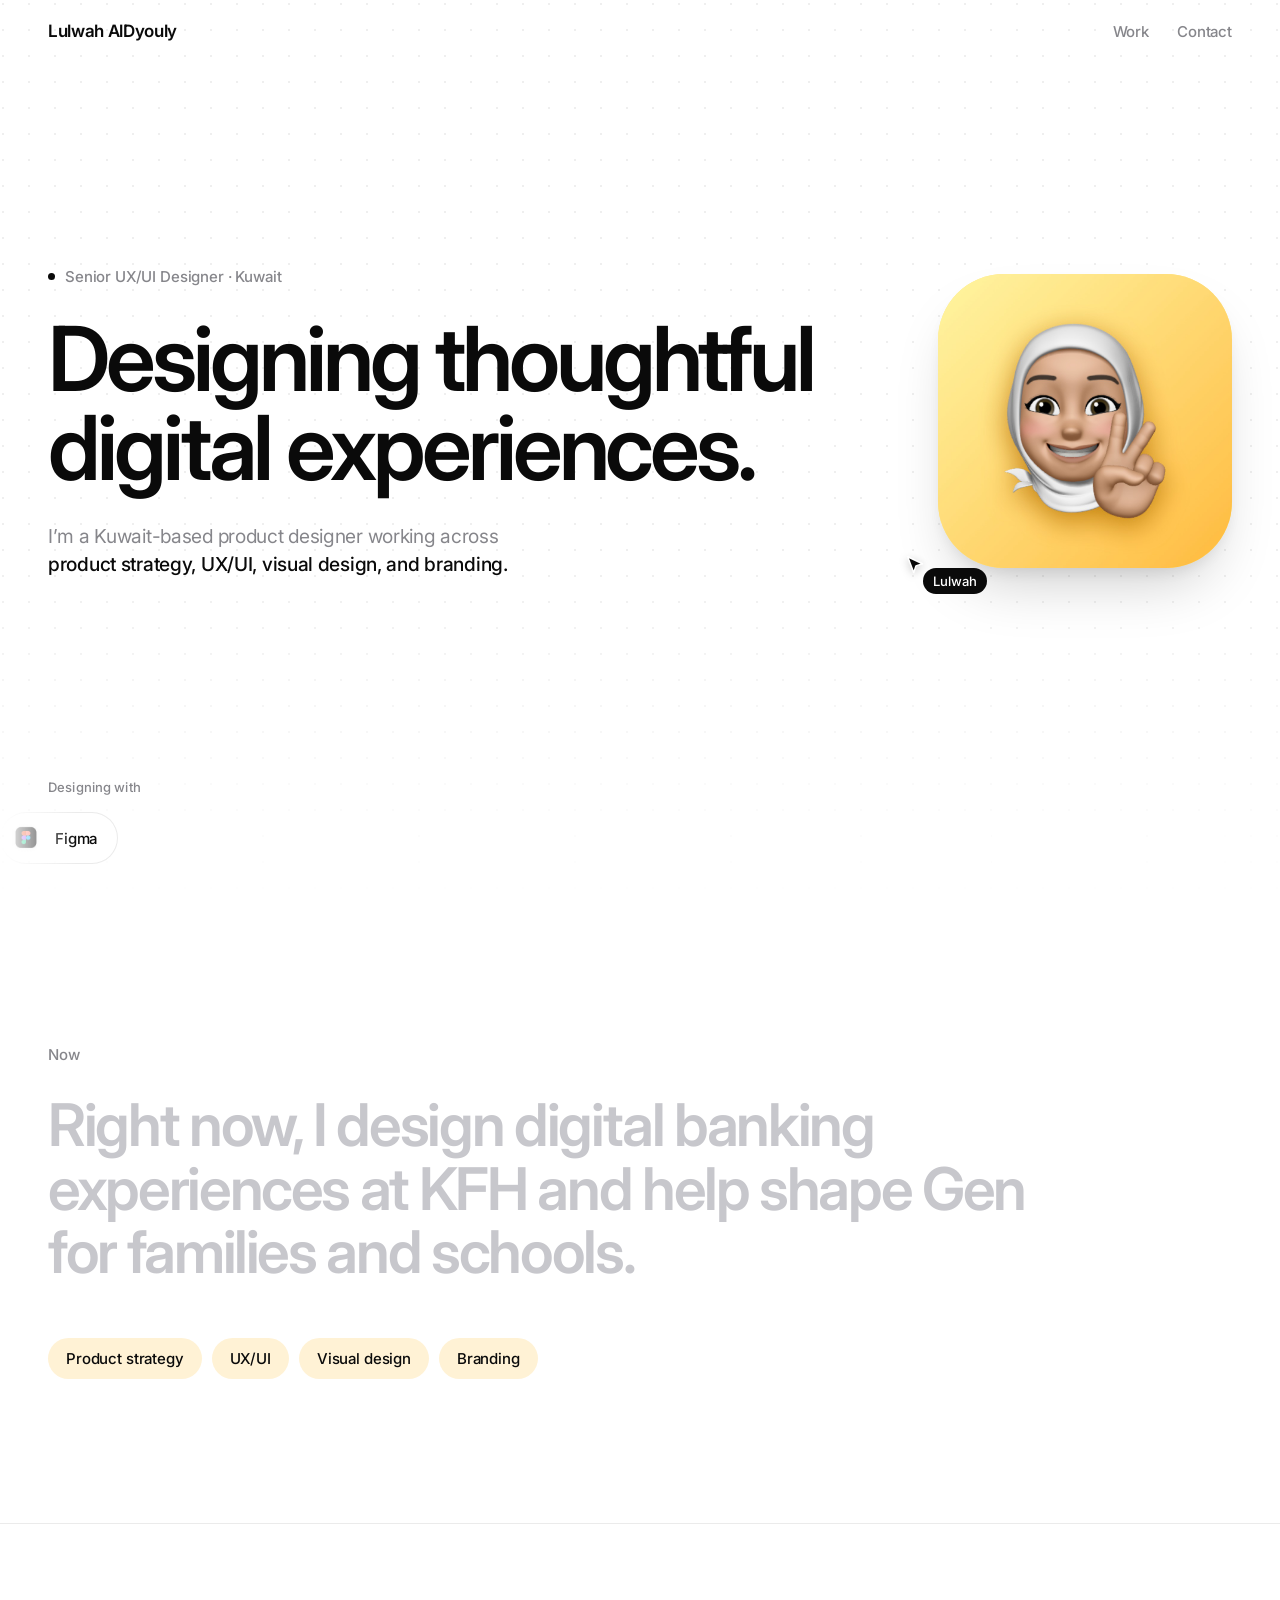
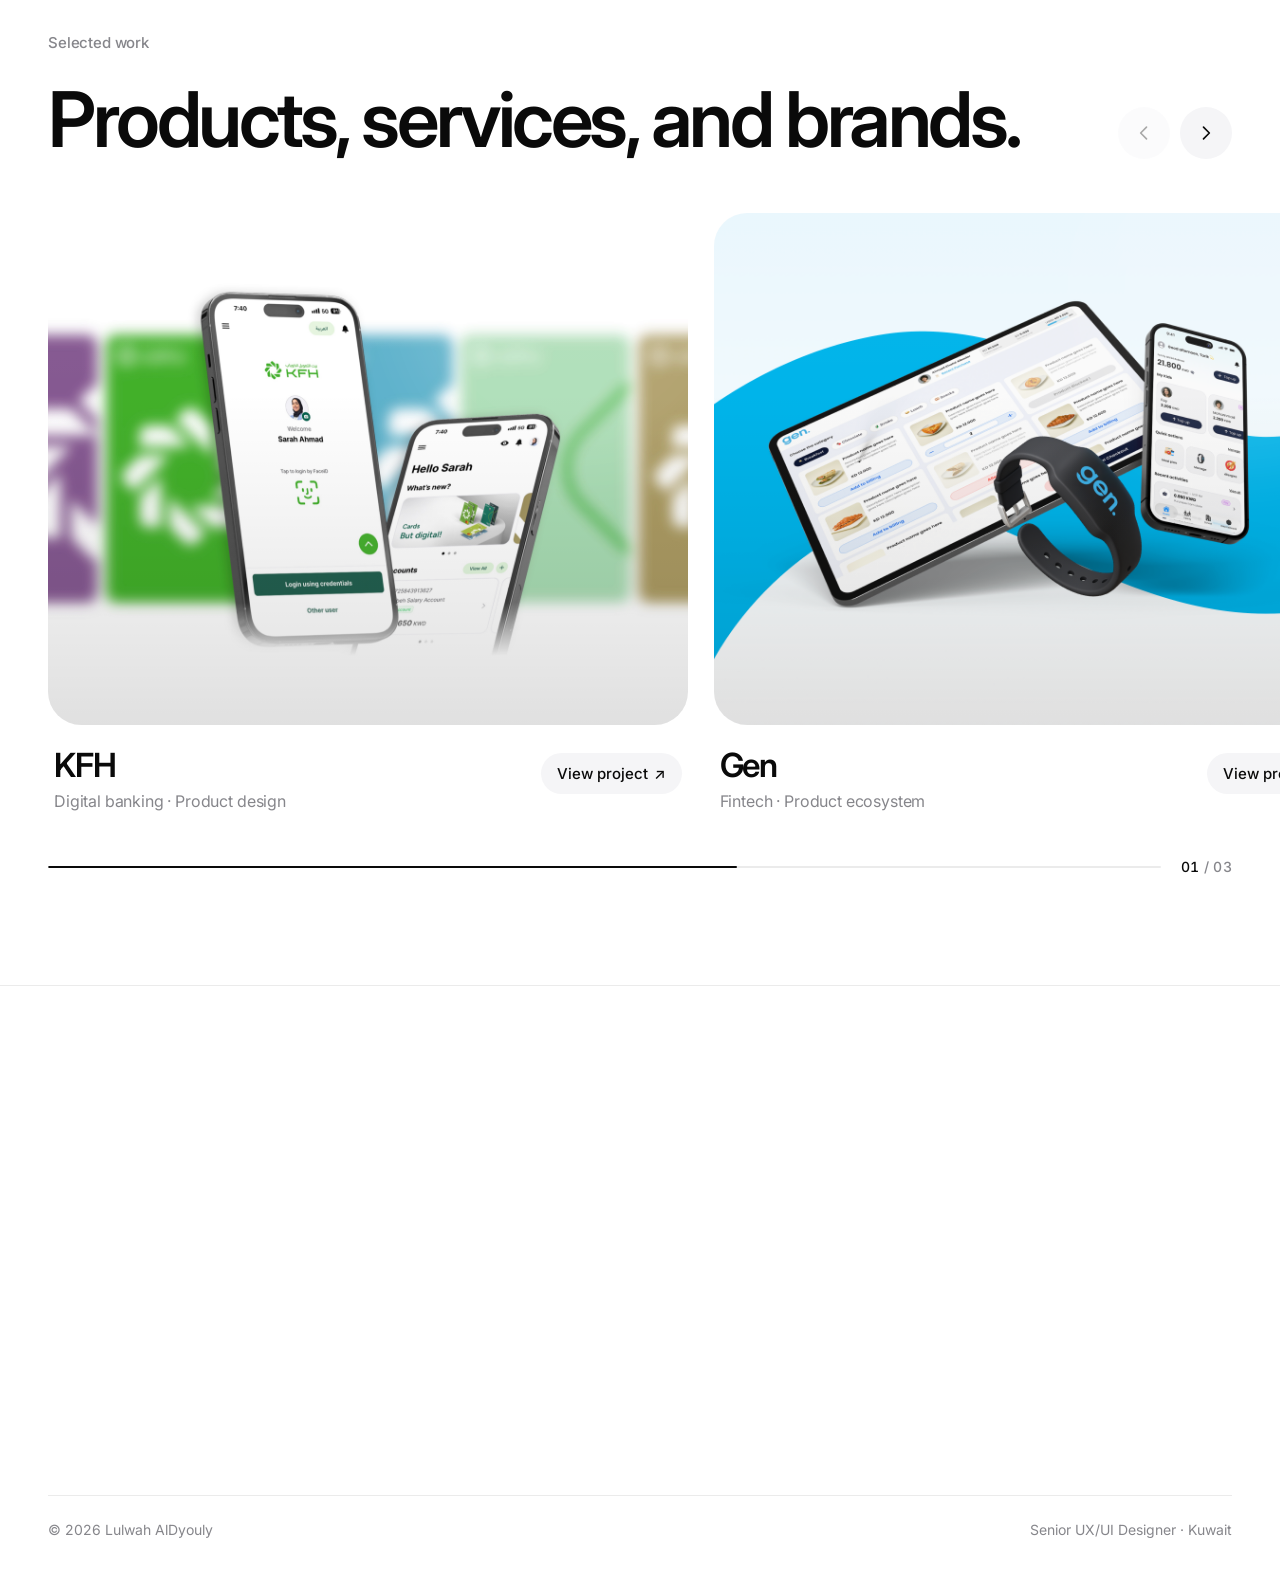
<file: index.html>
<!DOCTYPE html>
<html lang="en">

<head>
  <meta charset="utf-8">
  <meta name="viewport" content="width=device-width, initial-scale=1, viewport-fit=cover">

  <title>Lulwah AlDyouly · Senior UX/UI Designer, Kuwait</title>

  <meta name="description"
    content="Lulwah AlDyouly is a Kuwait-based Senior UX/UI Designer working across product strategy, UX/UI, visual design, and branding.">

  <meta name="theme-color" content="#ffffff">

  <link rel="icon" href="assets/Memoji.jpeg">

  <link rel="preconnect" href="https://fonts.googleapis.com">
  <link rel="preconnect" href="https://fonts.gstatic.com" crossorigin>

  <link href="https://fonts.googleapis.com/css2?family=Inter:wght@400;500;600;700&display=swap" rel="stylesheet">

  <link rel="stylesheet" href="style.css">
</head>

<body>

  <header class="nav" id="nav">
    <div class="wrap">
      <a href="#top" class="brand">Lulwah AlDyouly</a>

      <nav class="nav-links" aria-label="Primary">
        <a href="#work">Work</a>
        <a href="#contact">Contact</a>
      </nav>
    </div>
  </header>

  <main id="top">

    <section class="hero" id="hero">
      <canvas id="dots" aria-hidden="true"></canvas>

      <div class="hero-main" id="heroMain">
        <div class="wrap">
          <div class="hero-grid">

            <div>
              <p class="eyebrow rise" style="--d:.1s">
                <i></i>
                Senior UX/UI Designer · Kuwait
              </p>

              <h1 class="rise" style="--d:.2s">
                Designing thoughtful digital experiences.
              </h1>

              <p class="lead rise" style="--d:.35s">
                I’m a Kuwait-based product designer working across
                <b>product strategy, UX/UI, visual design, and branding.</b>
              </p>
            </div>

            <div class="avatar-wrap rise" style="--d:.45s">
              <div class="frame" aria-hidden="true">
                <span></span>
                <span></span>
                <span></span>
                <span></span>
              </div>

              <div class="avatar">
                <img src="assets/Memoji.jpeg" alt="Memoji portrait of Lulwah" width="640" height="640"
                  fetchpriority="high">
              </div>

              <div class="cursor-tag" aria-hidden="true">
                <svg viewBox="0 0 24 24" fill="none">
                  <path d="M4 3l6.6 17.2 2.4-7.2 7.2-2.4L4 3z" fill="#0a0a0a" stroke="#fff" stroke-width="1.6"
                    stroke-linejoin="round" />
                </svg>

                <em>Lulwah</em>
              </div>
            </div>

          </div>
        </div>
      </div>

      <div class="tools rise" style="--d:.6s">
        <div class="wrap">
          <p class="tools-label">Designing with</p>
        </div>
        <div class="marquee" aria-label="Design tools">
          <div class="marquee-track">

            <div class="marquee-set">
              <div class="chip">
                <span class="mono"><img src="assets/figma.png" alt="Figma"></span>
                Figma
              </div>

              <div class="chip">
                <span class="mono"><img src="assets/sketch.png" alt="Sketch"></span>
                Sketch
              </div>

              <div class="chip">
                <span class="mono"><img src="assets/Illustrator.png" alt="Illustrator"></span>
                Illustrator
              </div>

              <div class="chip">
                <span class="mono"><img src="assets/Photoshop.png" alt="Photoshop"></span>
                Photoshop
              </div>

              <div class="chip">
                <span class="mono"><img src="assets/InDesign.png" alt="InDesign"></span>
                InDesign
              </div>
            </div>

            <div class="marquee-set" aria-hidden="true">
              <div class="chip">
                <span class="mono"><img src="assets/figma.png" alt=""></span>
                Figma
              </div>

              <div class="chip">
                <span class="mono"><img src="assets/sketch.png" alt=""></span>
                Sketch
              </div>

              <div class="chip">
                <span class="mono"><img src="assets/Illustrator.png" alt=""></span>
                Illustrator
              </div>

              <div class="chip">
                <span class="mono"><img src="assets/Photoshop.png" alt=""></span>
                Photoshop
              </div>

              <div class="chip">
                <span class="mono"><img src="assets/InDesign.png" alt=""></span>
                InDesign
              </div>
            </div>

            <div class="marquee-set" aria-hidden="true">
              <div class="chip">
                <span class="mono"><img src="assets/figma.png" alt=""></span>
                Figma
              </div>

              <div class="chip">
                <span class="mono"><img src="assets/sketch.png" alt=""></span>
                Sketch
              </div>

              <div class="chip">
                <span class="mono"><img src="assets/Illustrator.png" alt=""></span>
                Illustrator
              </div>

              <div class="chip">
                <span class="mono"><img src="assets/Photoshop.png" alt=""></span>
                Photoshop
              </div>

              <div class="chip">
                <span class="mono"><img src="assets/InDesign.png" alt=""></span>
                InDesign
              </div>
            </div>

          </div>
        </div>
      </div>
      </div>

      </div>
      </div>
    </section>

    <section class="intro" id="about">
      <div class="wrap">

        <p class="section-label reveal">Now</p>

        <p class="statement" id="statement">
          Right now, I design digital banking experiences at KFH and help shape Gen for families and schools.
        </p>

        <div class="disciplines">
          <span class="reveal" style="--d:.0s">Product strategy</span>
          <span class="reveal" style="--d:.08s">UX/UI</span>
          <span class="reveal" style="--d:.16s">Visual design</span>
          <span class="reveal" style="--d:.24s">Branding</span>
        </div>

      </div>
    </section>

    <section class="work" id="work">

      <div class="wrap">
        <div class="work-head">

          <div>
            <p class="section-label reveal">Selected work</p>

            <h2 class="reveal" style="--d:.08s">
              Products, services, and brands.
            </h2>
          </div>

          <div class="arrows reveal" style="--d:.16s">

            <button class="arrow" id="prev" aria-label="Previous project" disabled>
              <svg viewBox="0 0 24 24" fill="none" stroke="currentColor" stroke-width="2" stroke-linecap="round"
                stroke-linejoin="round">
                <path d="M15 5l-7 7 7 7" />
              </svg>
            </button>

            <button class="arrow" id="next" aria-label="Next project">
              <svg viewBox="0 0 24 24" fill="none" stroke="currentColor" stroke-width="2" stroke-linecap="round"
                stroke-linejoin="round">
                <path d="M9 5l7 7-7 7" />
              </svg>
            </button>

          </div>
        </div>
      </div>

      <div class="track reveal" id="track" tabindex="0" aria-label="Projects carousel" style="--d:.2s">

        <!-- KFH -->
        <a class="card" href="project.html?p=kfh" data-project="kfh" draggable="false">
          <div class="cover project-gradient kfh-gradient">
            <img class="cover-img" src="assets/KFH.png" alt="KFH banking app screens" loading="lazy">
          </div>

          <div class="card-meta">
            <div>
              <h3 class="card-title">KFH</h3>
              <p class="card-cat">Digital banking · Product design</p>
            </div>

            <span class="card-cta">
              View project <span aria-hidden="true">↗</span>
            </span>
          </div>
        </a>


        <!-- Gen -->
        <a class="card" href="project.html?p=gen" data-project="gen" draggable="false">
          <div class="cover project-gradient gen-gradient">
            <img class="cover-img" src="assets/Gen.png" alt="Gen tablet, phone, and wristband" loading="lazy">
          </div>

          <div class="card-meta">
            <div>
              <h3 class="card-title">Gen</h3>
              <p class="card-cat">Fintech · Product ecosystem</p>
            </div>

            <span class="card-cta">
              View project <span aria-hidden="true">↗</span>
            </span>
          </div>
        </a>

        <!-- Branding -->
        <a class="card" href="project.html?p=branding" data-project="branding" draggable="false">
          <div class="cover project-gradient ">
            <img class="cover-img" src="assets/branding.png" alt="Lulwah's memoji" loading="lazy">
          </div>

          <div class="card-meta">
            <div>
              <h3 class="card-title">Off the Clock</h3>
              <p class="card-cat">Creative experiments · Art · Everything in between</p>
            </div>

            <span class="card-cta">
              View project <span aria-hidden="true">↗</span>
            </span>
          </div>
        </a>

      </div>

      <div class="wrap">
        <div class="progress reveal">

          <div class="bar">
            <i id="thumb"></i>
          </div>

          <div class="count">
            <b id="cur">01</b> /
            <span id="tot">03</span>
          </div>

        </div>
      </div>

    </section>

  </main>

  <footer class="contact" id="contact">
    <div class="wrap">

      <a class="cta reveal" href="mailto:lulwahaldyouly@gmail.com">
        Let’s work together<sup>↗</sup>
      </a>

      <br>

      <a class="mail reveal" style="--d:.1s" href="mailto:lulwahaldyouly@gmail.com">
        lulwahaldyouly@gmail.com
      </a>

      <div class="social-links reveal" style="--d:.15s">

        <a class="social-btn" href="https://www.linkedin.com/in/lulwah-aldyouly-a668491b4/" target="_blank"
          rel="noopener noreferrer" aria-label="LinkedIn">
          <svg viewBox="0 0 24 24" aria-hidden="true">
            <path
              d="M6.5 8.5H3.3V21h3.2V8.5ZM4.9 3A1.9 1.9 0 1 0 5 6.8 1.9 1.9 0 0 0 4.9 3ZM20.7 13.8c0-3.8-2-5.6-4.7-5.6a4.1 4.1 0 0 0-3.7 2h-.1V8.5H9.1V21h3.2v-6.2c0-1.6.3-3.2 2.3-3.2 2 0 2 1.8 2 3.3V21h3.2v-7.2Z" />
          </svg>
        </a>

        <a class="social-btn" href="https://www.instagram.com/lulwahme/" target="_blank" rel="noopener noreferrer"
          aria-label="Instagram">
          <svg viewBox="0 0 24 24" aria-hidden="true">
            <path
              d="M7.2 2h9.6A5.2 5.2 0 0 1 22 7.2v9.6a5.2 5.2 0 0 1-5.2 5.2H7.2A5.2 5.2 0 0 1 2 16.8V7.2A5.2 5.2 0 0 1 7.2 2Zm0 2A3.2 3.2 0 0 0 4 7.2v9.6A3.2 3.2 0 0 0 7.2 20h9.6a3.2 3.2 0 0 0 3.2-3.2V7.2A3.2 3.2 0 0 0 16.8 4H7.2Zm9.9 1.5a1.2 1.2 0 1 1 0 2.4 1.2 1.2 0 0 1 0-2.4ZM12 7a5 5 0 1 1 0 10 5 5 0 0 1 0-10Zm0 2a3 3 0 1 0 0 6 3 3 0 0 0 0-6Z" />
          </svg>
        </a>

      </div>

      <div class="foot">
        <span>
          © <span id="yr">2026</span> Lulwah AlDyouly
        </span>

        <span>
          Senior UX/UI Designer · Kuwait
        </span>
      </div>

    </div>
  </footer>

  <script src="script.js"></script>

</body>

</html>
</file>
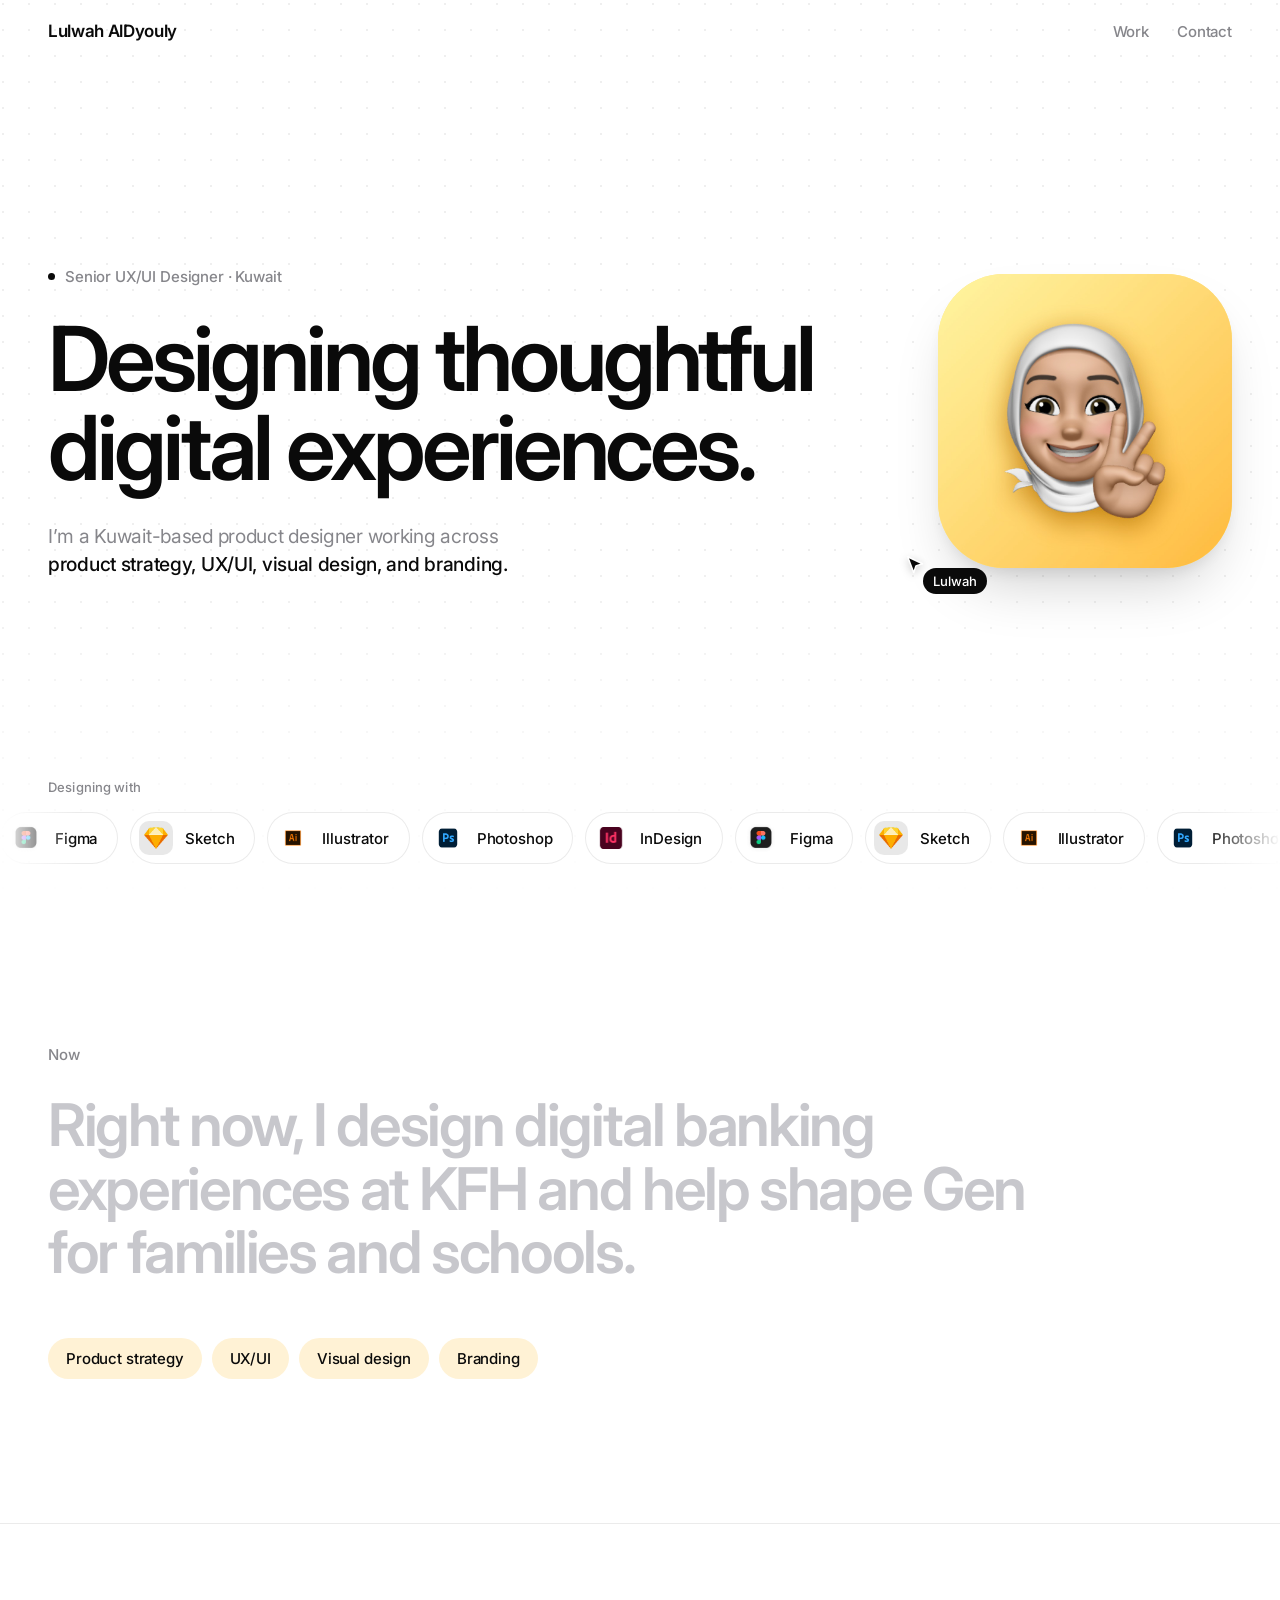
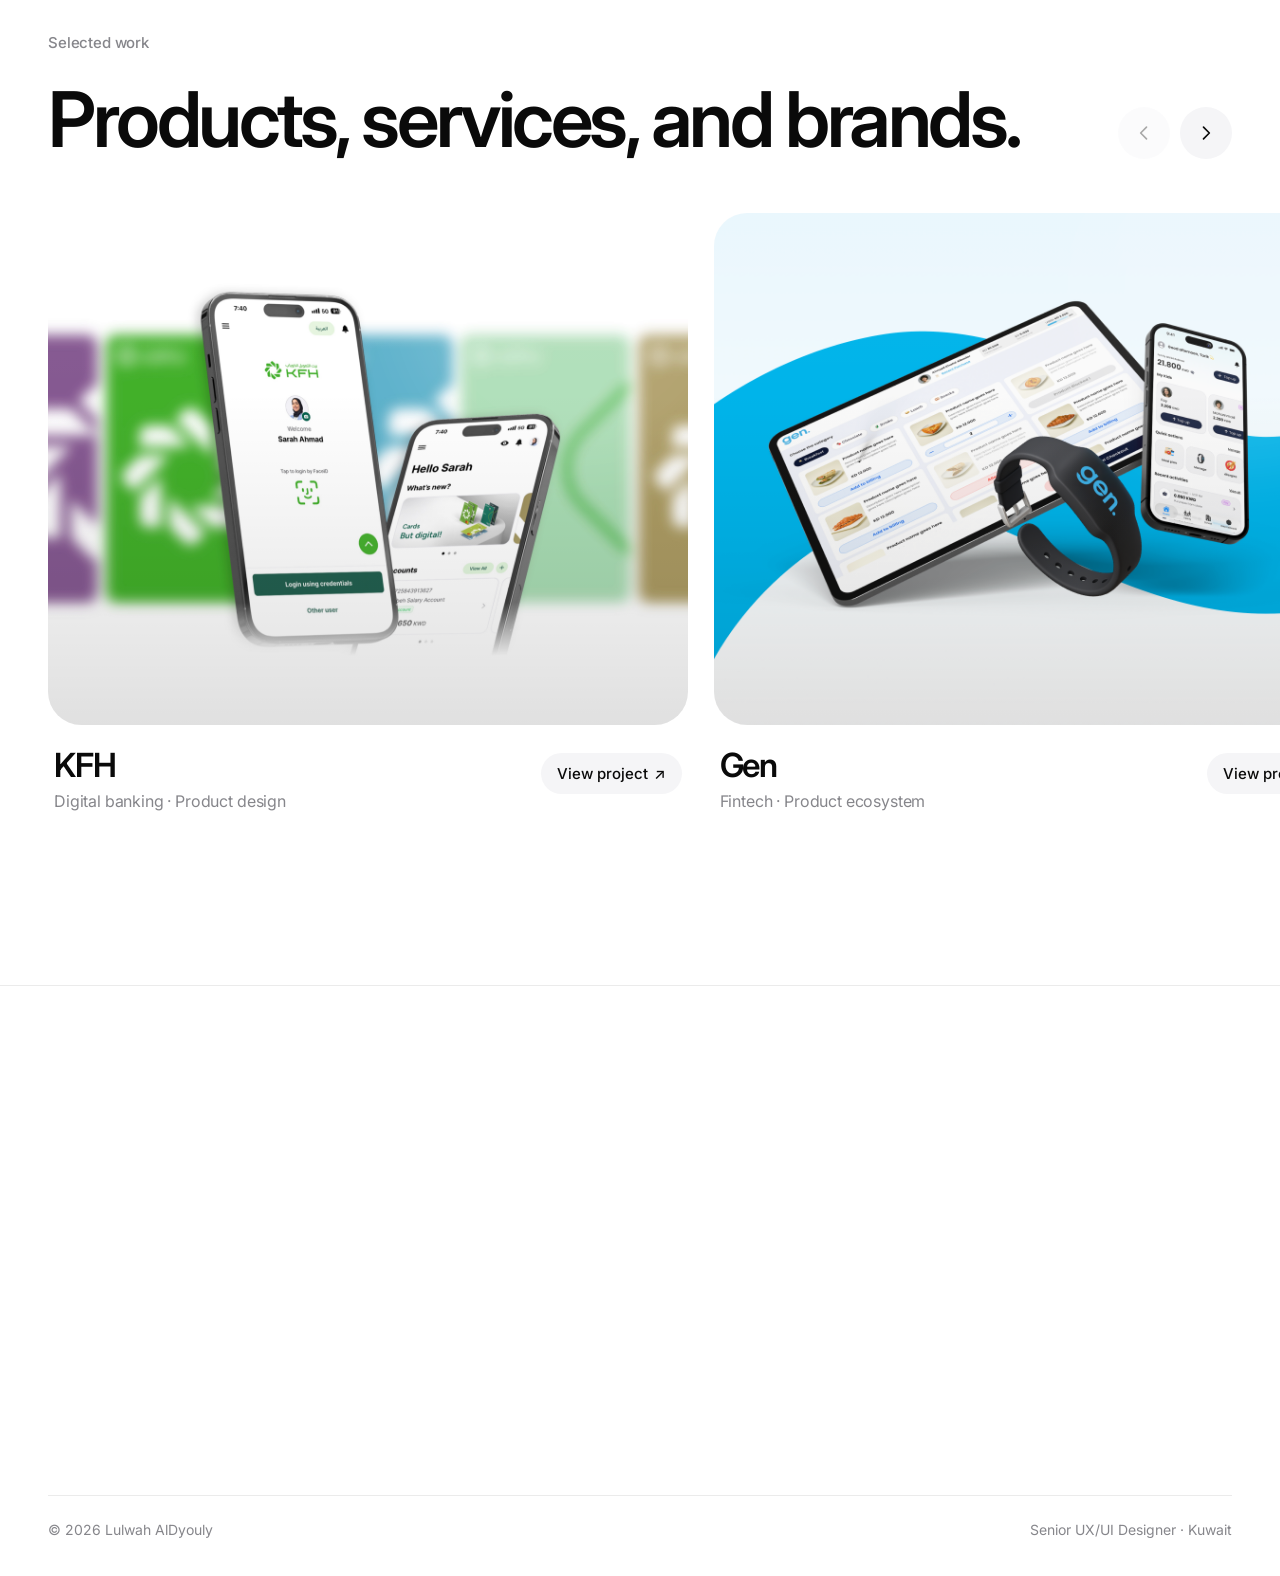
<file: project.html>
<!DOCTYPE html>
<html lang="en">

<head>
  <meta charset="utf-8">
  <meta name="viewport" content="width=device-width, initial-scale=1, viewport-fit=cover">

  <title>Project · Lulwah AlDyouly</title>
  <meta name="description" id="metaDesc"
    content="Selected work by Lulwah AlDyouly, Senior UX/UI Designer based in Kuwait.">
  <meta name="theme-color" content="#ffffff">

  <link rel="icon" href="assets/memoji.jpg">
  <link rel="preconnect" href="https://fonts.googleapis.com">
  <link rel="preconnect" href="https://fonts.gstatic.com" crossorigin>
  <link href="https://fonts.googleapis.com/css2?family=Inter:wght@400;500;600;700&display=swap" rel="stylesheet">

  <link rel="stylesheet" href="project.css">
</head>

<body>

  <header class="nav" id="nav">
    <div class="wrap">
      <a href="index.html" class="brand">Lulwah AlDyouly</a>

      <nav class="nav-links" aria-label="Primary">
        <a href="index.html#work">All work</a>
        <a href="index.html#contact">Contact</a>
      </nav>
    </div>
  </header>

  <main class="case" id="case" aria-live="polite"></main>

  <footer class="foot">
    <span>© <span id="yr">2026</span> Lulwah AlDyouly</span>
    <span>Senior UX/UI Designer · Kuwait</span>
  </footer>

  <script src="projects.js"></script>
  <script src="project.js"></script>
</body>

</html>
</file>
<file: style.css>
/* Tokens */
:root {
  --bg: #ffffff;
  --ink: #0a0a0a;
  --mute: #86868b;
  --faint: #c7c7cc;
  --soft: #f5f5f7;
  --line: rgba(0, 0, 0, .08);
  --gutter: clamp(20px, 4vw, 48px);
  --max: 1240px;
  --ease: cubic-bezier(.22, .61, .36, 1);
  --font: "SF Pro Display", "SF Pro Text", -apple-system, BlinkMacSystemFont, "Inter", "Helvetica Neue", Arial, sans-serif;
}

* {
  box-sizing: border-box;
  margin: 0;
  padding: 0
}

html {
  scroll-behavior: smooth;
  -webkit-text-size-adjust: 100%
}

body {
  background: var(--bg);
  color: var(--ink);
  font-family: var(--font);
  -webkit-font-smoothing: antialiased;
  -moz-osx-font-smoothing: grayscale;
  line-height: 1.4;
  overflow-x: hidden;
}

a {
  color: inherit;
  text-decoration: none
}

button {
  font: inherit;
  color: inherit;
  background: none;
  border: 0;
  cursor: pointer
}

img {
  display: block;
  max-width: 100%
}

.wrap {
  width: 100%;
  max-width: calc(var(--max) + var(--gutter)*2);
  margin-inline: auto;
  padding-inline: var(--gutter)
}

section {
  position: relative
}

:focus-visible {
  outline: 2px solid var(--ink);
  outline-offset: 3px;
  border-radius: 6px
}

/* Nav */
.nav {
  position: fixed;
  inset: 0 0 auto 0;
  z-index: 50;
  height: 64px;
  display: flex;
  align-items: center;
  transition: background .4s var(--ease), box-shadow .4s var(--ease);
}

.nav.scrolled {
  background: rgba(255, 255, 255, .72);
  -webkit-backdrop-filter: saturate(180%) blur(20px);
  backdrop-filter: saturate(180%) blur(20px);
  box-shadow: 0 1px 0 var(--line)
}

.nav .wrap {
  display: flex;
  align-items: center;
  justify-content: space-between
}

.brand {
  font-weight: 600;
  font-size: 17px;
  letter-spacing: -.02em
}

.nav-links {
  display: flex;
  gap: 28px;
  font-size: 15px;
  font-weight: 500;
  letter-spacing: -.01em
}

.nav-links a {
  color: var(--mute);
  transition: color .25s
}

.nav-links a:hover,
.nav-links a.active {
  color: var(--ink)
}

/* Hero */
.hero {
  min-height: 100vh;
  min-height: 100svh;
  display: flex;
  flex-direction: column;
  justify-content: space-between;
  padding-top: 64px;
  overflow: hidden;
  isolation: isolate;
}

/* Sketch / Figma style canvas dots */
#dots {
  position: absolute;
  inset: 0;
  z-index: -1;
  width: 100%;
  height: 100%;
  -webkit-mask-image: linear-gradient(to bottom, #000 0%, #000 62%, transparent 100%);
  mask-image: linear-gradient(to bottom, #000 0%, #000 62%, transparent 100%);
}

.hero-main {
  flex: 1;
  display: flex;
  align-items: center;
  padding-block: clamp(32px, 6vh, 72px)
}

.hero-grid {
  display: grid;
  grid-template-columns: minmax(0, 1fr) auto;
  align-items: center;
  gap: clamp(24px, 5vw, 80px);
  width: 100%
}

.eyebrow {
  display: inline-flex;
  align-items: center;
  gap: 10px;
  font-size: 15px;
  font-weight: 500;
  color: var(--mute);
  letter-spacing: -.01em;
  margin-bottom: clamp(18px, 3vh, 28px);
}

.eyebrow i {
  width: 7px;
  height: 7px;
  border-radius: 50%;
  background: var(--ink)
}

h1 {
  font-weight: 600;
  letter-spacing: -.045em;
  line-height: 1.0;
  font-size: clamp(46px, 7vw, 104px);
  text-wrap: balance;
}

.lead {
  margin-top: clamp(20px, 3.4vh, 32px);
  max-width: 520px;
  font-size: clamp(17px, 1.5vw, 21px);
  line-height: 1.45;
  letter-spacing: -.015em;
  color: var(--mute);
  font-weight: 400;
}

.lead b {
  color: var(--ink);
  font-weight: 500
}

/* Memoji, framed like a selected Figma layer */
.avatar-wrap {
  position: relative;
  width: clamp(210px, 23vw, 320px)
}

.avatar {
  position: relative;
  aspect-ratio: 1;
  border-radius: 22.4%;
  overflow: hidden;
  background: #ffe88b;
  box-shadow: 0 30px 60px -20px rgba(0, 0, 0, .22), 0 8px 20px -8px rgba(0, 0, 0, .12);
  animation: float 7s ease-in-out infinite;
}

.avatar img {
  width: 100%;
  height: 100%;
  object-fit: cover;
  transform: scale(1.04)
}

.frame {
  position: absolute;
  inset: -10px;
  border: 1px solid var(--ink);
  opacity: 0;
  transition: opacity .3s;
  pointer-events: none;
  animation: float 7s ease-in-out infinite
}

.frame span {
  position: absolute;
  width: 8px;
  height: 8px;
  background: #fff;
  border: 1px solid var(--ink)
}

.frame span:nth-child(1) {
  left: -4px;
  top: -4px
}

.frame span:nth-child(2) {
  right: -4px;
  top: -4px
}

.frame span:nth-child(3) {
  left: -4px;
  bottom: -4px
}

.frame span:nth-child(4) {
  right: -4px;
  bottom: -4px
}

.avatar-wrap:hover .frame {
  opacity: 1
}

.cursor-tag {
  position: absolute;
  left: -34px;
  bottom: -26px;
  display: flex;
  align-items: flex-start;
  gap: 0;
  animation: drift 9s ease-in-out infinite;
  pointer-events: none;
}

.cursor-tag svg {
  width: 22px;
  height: 22px;
  filter: drop-shadow(0 2px 4px rgba(0, 0, 0, .2))
}

.cursor-tag em {
  font-style: normal;
  font-size: 13px;
  font-weight: 500;
  color: #fff;
  background: var(--ink);
  padding: 4px 10px;
  border-radius: 999px;
  margin: 14px 0 0 -3px;
  white-space: nowrap;
}

@keyframes float {

  0%,
  100% {
    transform: translateY(0)
  }

  50% {
    transform: translateY(-8px)
  }
}

@keyframes drift {

  0%,
  100% {
    transform: translate(0, 0)
  }

  50% {
    transform: translate(10px, -8px)
  }
}

/* Tools marquee */
.tools {
  padding-bottom: clamp(20px, 4vh, 40px)
}

.tools-label {
  font-size: 13px;
  font-weight: 500;
  color: var(--mute);
  letter-spacing: .01em;
  margin-bottom: 16px
}

.marquee {
  width: 100%;
  overflow: hidden;
  position: relative;

  -webkit-mask-image: linear-gradient(90deg,
      transparent 0%,
      #000 6%,
      #000 94%,
      transparent 100%);

  mask-image: linear-gradient(90deg,
      transparent 0%,
      #000 6%,
      #000 94%,
      transparent 100%);
}

.marquee-track {
  display: flex;
  width: max-content;
  animation: marquee-scroll 32s linear infinite;
  will-change: transform;
}

.marquee-set {
  display: flex;
  gap: 12px;
  flex-shrink: 0;
  padding-right: 12px;
}

@keyframes marquee-scroll {
  from {
    transform: translateX(0);
  }

  to {
    transform: translateX(calc(-100% / 3));
  }
}

@keyframes slide {
  to {
    transform: translateX(-50%)
  }
}

.chip {
  display: flex;
  align-items: center;
  gap: 12px;
  padding: 8px 20px 8px 8px;
  border-radius: 999px;
  background: rgba(255, 255, 255, .8);
  border: 1px solid var(--line);
  -webkit-backdrop-filter: blur(8px);
  backdrop-filter: blur(8px);
  font-size: 15px;
  font-weight: 500;
  letter-spacing: -.01em;
  white-space: nowrap;
}

.chip .mono {
  width: 34px;
  height: 34px;
  border-radius: 10px;

  display: grid;
  place-items: center;

  overflow: hidden;
  flex-shrink: 0;

  background: transparent;
}

.chip .mono img {
  width: 100%;
  height: 100%;
  object-fit: contain;
  display: block;
}

/* Gradient project cards */

.project-gradient {
  position: relative;
  overflow: hidden;
  color: #fff;
  isolation: isolate;
}

/* KFH, green */
.kfh-gradient {
  background:
    radial-gradient(circle at 75% 20%,
      rgba(255, 255, 255, .18),
      transparent 34%),
    linear-gradient(135deg,
      #063d2c 0%,
      #08794e 46%,
      #19b874 100%);
}

/* Gen, blue */
.gen-gradient {
  background:
    radial-gradient(circle at 72% 18%,
      rgba(255, 255, 255, .20),
      transparent 35%),
    linear-gradient(135deg,
      #071f46 0%,
      #075ca8 48%,
      #18a8e5 100%);
}

.project-card-content {
  position: absolute;
  inset: 0;

  padding: clamp(26px, 4vw, 48px);

  display: flex;
  flex-direction: column;
  justify-content: space-between;

  z-index: 2;
}

.project-number {
  font-size: 14px;
  font-weight: 500;
  letter-spacing: .02em;

  opacity: .7;
}

.project-card-bottom p {
  margin-bottom: 8px;

  font-size: clamp(14px, 1.3vw, 18px);
  font-weight: 500;

  opacity: .72;
}

.project-card-bottom h3 {
  font-size: clamp(56px, 9vw, 124px);
  font-weight: 600;

  line-height: .85;
  letter-spacing: -.065em;
}

/* soft glow */
.project-gradient::before {
  content: "";

  position: absolute;
  width: 55%;
  aspect-ratio: 1;

  right: -10%;
  top: -18%;

  border-radius: 50%;

  background: rgba(255, 255, 255, .10);
  filter: blur(30px);

  pointer-events: none;
}

/* subtle texture / depth */
.project-gradient::after {
  content: "";

  position: absolute;
  inset: 0;

  background:
    linear-gradient(180deg,
      rgba(255, 255, 255, .04),
      transparent 35%,
      rgba(0, 0, 0, .12));

  pointer-events: none;
}

.branding-gradient {
  background:
    radial-gradient(circle at 72% 18%,
      rgba(255, 255, 255, .20),
      transparent 35%),
    linear-gradient(135deg,
      #35104f 0%,
      #7a2ea8 48%,
      #e94b9b 100%);
}

/* Hover */
.card:hover .project-gradient {
  transform: scale(.985);
}

.card:hover .project-card-bottom h3 {
  transform: translateY(-4px);
}

.project-card-bottom h3 {
  transition: transform .6s var(--ease);
}

/* Intro */
.intro {
  padding-block: clamp(96px, 16vh, 200px)
}

.section-label {
  font-size: 15px;
  font-weight: 500;
  color: var(--mute);
  letter-spacing: -.01em;
  margin-bottom: 28px
}

.statement {
  font-size: clamp(30px, 4.6vw, 68px);
  font-weight: 600;
  letter-spacing: -.04em;
  line-height: 1.08;
  max-width: 1050px;
}

.statement .w {
  color: var(--faint);
  transition: color .45s var(--ease)
}

.statement .w.on {
  color: var(--ink)
}

.disciplines {
  display: flex;
  flex-wrap: wrap;
  gap: 10px;
  margin-top: clamp(36px, 6vh, 64px)
}

.disciplines span {
  padding: 10px 18px;
  border-radius: 999px;
  background: #fff2d5;
  font-size: 15px;
  font-weight: 500;
  letter-spacing: -.01em;
}

/* Work / Carousel */
.work {
  padding-block: clamp(72px, 12vh, 140px) clamp(80px, 12vh, 140px);
  border-top: 1px solid var(--line)
}

.work-head {
  display: flex;
  align-items: flex-end;
  justify-content: space-between;
  gap: 24px;
  margin-bottom: clamp(32px, 6vh, 64px)
}

h2 {
  font-size: clamp(38px, 6vw, 88px);
  font-weight: 600;
  letter-spacing: -.045em;
  line-height: 1.02;
  text-wrap: balance
}

.arrows {
  display: flex;
  gap: 10px;
  flex-shrink: 0
}

.arrow {
  width: 52px;
  height: 52px;
  border-radius: 50%;
  background: var(--soft);
  display: grid;
  place-items: center;
  transition: background .25s, color .25s, opacity .25s, transform .25s var(--ease);
}

.arrow:hover:not(:disabled) {
  background: var(--ink);
  color: #fff
}

.arrow:active:not(:disabled) {
  transform: scale(.94)
}

.arrow:disabled {
  opacity: .35;
  cursor: default
}

.arrow svg {
  width: 20px;
  height: 20px
}

.track {
  --pad: max(var(--gutter), calc((100vw - var(--max))/2));
  display: flex;
  gap: clamp(16px, 2vw, 28px);
  overflow-x: auto;
  padding-inline: var(--pad);
  scroll-padding-inline: var(--pad);
  scroll-snap-type: x mandatory;
  scrollbar-width: none;
  -webkit-overflow-scrolling: touch;
  cursor: grab;
  overscroll-behavior-x: contain;
}

.track::-webkit-scrollbar {
  display: none
}

.track.dragging {
  scroll-snap-type: none;
  cursor: grabbing;
  scroll-behavior: auto
}

.track.dragging * {
  pointer-events: none
}

.card {
  flex: 0 0 clamp(300px, 50vw, 660px);
  scroll-snap-align: start;
  display: block;
  user-select: none;
  -webkit-user-select: none
}

.cover {
  position: relative;
  aspect-ratio: 5/4;
  border-radius: clamp(22px, 2.6vw, 36px);
  overflow: hidden;
  container-type: inline-size;
  transition: transform .7s var(--ease);
}

.cover>img {
  width: 100%;
  height: 100%;
  object-fit: cover
}

.card:hover .cover {
  transform: scale(.985)
}

.card:hover .art {
  transform: scale(1.035)
}

.art {
  position: absolute;
  inset: 0;
  transition: transform .9s var(--ease)
}

.card-meta {
  display: flex;
  align-items: flex-start;
  justify-content: space-between;
  gap: 16px;
  padding: 22px 6px 0
}

.card-title {
  font-size: clamp(26px, 2.6vw, 36px);
  font-weight: 600;
  letter-spacing: -.035em;
  line-height: 1.1
}

.card-cat {
  margin-top: 6px;
  font-size: 16px;
  color: var(--mute);
  letter-spacing: -.01em
}

.card-cta {
  flex-shrink: 0;
  margin-top: 6px;
  display: inline-flex;
  align-items: center;
  gap: 6px;
  font-size: 15px;
  font-weight: 500;
  padding: 10px 16px;
  border-radius: 999px;
  background: var(--soft);
  transition: background .25s, color .25s;
}

.card:hover .card-cta {
  background: var(--ink);
  color: #fff
}

.progress {
  margin: clamp(28px, 5vh, 48px) auto 0;
  display: flex;
  align-items: center;
  gap: 20px
}

.bar {
  position: relative;
  flex: 1;
  height: 2px;
  background: var(--line);
  border-radius: 2px;
  overflow: hidden
}

.bar i {
  position: absolute;
  top: 0;
  bottom: 0;
  left: 0;
  width: 33%;
  background: var(--ink);
  border-radius: 2px;
  transition: left .15s linear, width .3s
}

.count {
  font-size: 14px;
  font-weight: 500;
  color: var(--mute);
  font-variant-numeric: tabular-nums;
  letter-spacing: .02em
}

.count b {
  color: var(--ink);
  font-weight: 500
}

/* Cover art (placeholders, swap for real project images) */
.art-kfh {
  background: linear-gradient(160deg, #f8f8fa, #e6e6ec)
}

.art-gen {
  background: linear-gradient(160deg, #f7f5f0, #e8e4d8)
}

.art-brand {
  background: linear-gradient(160deg, #f2f4f7, #dfe3ea)
}

/* phones */
.phone {
  position: absolute;
  width: 34%;
  aspect-ratio: 9/18.5;
  border-radius: 11% / 5.4%;
  background: #fff;
  box-shadow: 0 0 0 .6cqw #111, 0 4cqw 8cqw -2cqw rgba(0, 0, 0, .28);
  padding: 5% 6%;
  overflow: hidden;
  display: flex;
  flex-direction: column;
  gap: 3.2cqw;
}

.phone.main {
  left: 36%;
  top: 11%
}

.phone.side {
  left: 12%;
  top: 24%;
  transform: rotate(-5deg);
  opacity: .96;
  box-shadow: 0 0 0 .6cqw #d0d0d6, 0 3cqw 6cqw -2cqw rgba(0, 0, 0, .18)
}

.phone.side2 {
  left: 60%;
  top: 24%;
  transform: rotate(5deg);
  box-shadow: 0 0 0 .6cqw #d0d0d6, 0 3cqw 6cqw -2cqw rgba(0, 0, 0, .18)
}

.notch {
  align-self: center;
  width: 34%;
  height: 2.2cqw;
  background: #111;
  border-radius: 99px;
  margin-bottom: .6cqw
}

.bl {
  border-radius: 99px;
  background: #e8e8ed;
  height: 1.5cqw
}

.bl.dk {
  background: #111
}

.bl.w60 {
  width: 60%
}

.bl.w40 {
  width: 40%
}

.bl.w30 {
  width: 30%
}

.bl.w80 {
  width: 80%
}

.bal {
  background: #111;
  border-radius: 2.8cqw;
  padding: 4cqw 3.4cqw;
  display: flex;
  flex-direction: column;
  gap: 2cqw
}

.bal .bl {
  background: rgba(255, 255, 255, .28)
}

.bal .bl.big {
  height: 3.4cqw;
  background: #fff;
  width: 64%
}

.acts {
  display: flex;
  justify-content: space-between
}

.acts i {
  width: 5.6cqw;
  height: 5.6cqw;
  border-radius: 50%;
  background: #efeff3
}

.row {
  display: flex;
  align-items: center;
  gap: 2cqw
}

.row i {
  width: 4.6cqw;
  height: 4.6cqw;
  border-radius: 1.4cqw;
  background: #efeff3;
  flex-shrink: 0
}

.row .col {
  flex: 1;
  display: flex;
  flex-direction: column;
  gap: 1cqw
}

.row .bl {
  height: 1.2cqw
}

.phone.side .bal {
  background: #e2e2e8
}

.phone.side .bal .bl {
  background: rgba(0, 0, 0, .14)
}

.phone.side .bal .bl.big {
  background: #fff
}

/* ecosystem */
.orbit {
  position: absolute;
  left: 50%;
  top: 50%;
  border: 1px solid rgba(0, 0, 0, .14);
  border-radius: 50%;
  transform: translate(-50%, -50%)
}

.orbit.o1 {
  width: 46cqw;
  height: 46cqw
}

.orbit.o2 {
  width: 76cqw;
  height: 76cqw;
  border-style: dashed
}

.core {
  position: absolute;
  left: 50%;
  top: 50%;
  width: 22cqw;
  height: 22cqw;
  transform: translate(-50%, -50%);
  border-radius: 28%;
  background: #111;
  box-shadow: 0 5cqw 9cqw -3cqw rgba(0, 0, 0, .4);
  display: grid;
  place-items: center
}

.core i {
  width: 8cqw;
  height: 8cqw;
  border-radius: 50%;
  border: 1.1cqw solid #fff
}

.node {
  position: absolute;
  display: flex;
  align-items: center;
  gap: 1.8cqw;
  padding: 1.7cqw 3.2cqw 1.7cqw 1.7cqw;
  background: #fff;
  border-radius: 99px;
  font-size: 3.3cqw;
  font-weight: 500;
  letter-spacing: -.02em;
  box-shadow: 0 2cqw 5cqw -1.6cqw rgba(0, 0, 0, .25);
}

.node i {
  width: 6cqw;
  height: 6cqw;
  border-radius: 50%;
  background: #111;
  display: block
}

.node.n2 i {
  background: #d9d4c3
}

.node.n1 {
  left: 9%;
  top: 22%
}

.node.n2 {
  right: 8%;
  bottom: 24%
}

.dot {
  position: absolute;
  border-radius: 50%;
  background: #111
}

.dot.d1 {
  width: 2.4cqw;
  height: 2.4cqw;
  right: 22%;
  top: 20%
}

.dot.d2 {
  width: 1.6cqw;
  height: 1.6cqw;
  left: 24%;
  bottom: 20%;
  background: #b9b3a0
}

/* branding bento */
.bento {
  position: absolute;
  inset: 9%;
  display: grid;
  grid-template-columns: 1.25fr 1fr;
  grid-template-rows: 1.1fr 1fr;
  gap: 2.4cqw
}

.bento>div {
  border-radius: 3.4cqw;
  overflow: hidden;
  position: relative
}

.b1 {
  grid-row: span 2;
  background: #111;
  color: #fff;
  display: flex;
  align-items: flex-end;
  padding: 4cqw
}

.b1 span {
  font-size: 26cqw;
  font-weight: 600;
  letter-spacing: -.06em;
  line-height: .8
}

.b2 {
  background: #fff;
  display: flex
}

.b2 i {
  flex: 1
}

.b2 i:nth-child(1) {
  background: #111
}

.b2 i:nth-child(2) {
  background: #8a8f99
}

.b2 i:nth-child(3) {
  background: #d5d9e0
}

.b2 i:nth-child(4) {
  background: #fff
}

.b3 {
  background: #fff
}

.b3::before {
  content: "";
  position: absolute;
  left: 14%;
  top: 18%;
  width: 44%;
  aspect-ratio: 1;
  border-radius: 50%;
  background: #111
}

.b3::after {
  content: "";
  position: absolute;
  right: 12%;
  bottom: 16%;
  width: 38%;
  aspect-ratio: 1;
  border-radius: 50% 0 50% 0;
  background: #c9ced8
}

/* Contact */
.contact {
  padding-block: clamp(88px, 16vh, 200px) 36px;
  border-top: 1px solid var(--line)
}

.cta {
  display: inline-flex;
  align-items: baseline;
  gap: .18em;
  font-size: clamp(44px, 9.6vw, 150px);
  font-weight: 600;
  letter-spacing: -.055em;
  line-height: 1;
  transition: opacity .3s;
}

.cta sup {
  font-size: .5em;
  font-weight: 500;
  letter-spacing: 0;
  transform: translateY(-.1em);
  transition: transform .4s var(--ease)
}

.cta:hover sup {
  transform: translate(.08em, -.18em)
}

.cta:hover {
  opacity: .7
}

.mail {
  display: inline-block;
  margin-top: clamp(20px, 3vh, 32px);
  font-size: clamp(18px, 2vw, 26px);
  color: var(--mute);
  letter-spacing: -.02em;
  font-weight: 500;
  transition: color .25s
}

.mail:hover {
  color: var(--ink)
}

.foot {
  display: flex;
  justify-content: space-between;
  gap: 16px;
  margin-top: clamp(72px, 12vh, 140px);
  padding-top: 24px;
  border-top: 1px solid var(--line);
  font-size: 14px;
  color: var(--mute)
}

/* Reveal / transitions */
.reveal {
  opacity: 0;
  transform: translateY(32px);
  transition: opacity 1s var(--ease), transform 1s var(--ease);
  transition-delay: var(--d, 0s)
}

.reveal.in {
  opacity: 1;
  transform: none
}

.hero .rise {
  opacity: 0;
  transform: translateY(24px);
  animation: rise 1.1s var(--ease) forwards;
  animation-delay: var(--d, 0s)
}

@keyframes rise {
  to {
    opacity: 1;
    transform: none
  }
}

.hero-main {
  will-change: transform, opacity
}

/* Responsive */
@media (max-width:820px) {
  .hero-grid {
    grid-template-columns: 1fr;
    gap: 28px
  }

  .avatar-wrap {
    order: -1;
    width: 112px
  }

  .cursor-tag {
    left: -14px;
    bottom: -30px
  }

  .cursor-tag svg {
    width: 18px;
    height: 18px
  }

  .cursor-tag em {
    font-size: 12px;
    padding: 3px 9px;
    margin-top: 11px
  }

  h1 {
    font-size: clamp(42px, 12.4vw, 80px)
  }

  .work-head {
    align-items: flex-start;
    flex-direction: column
  }

  .arrows {
    display: none
  }

  .card {
    flex-basis: 82vw
  }

  .card-meta {
    flex-wrap: wrap
  }

  .track {
    cursor: auto
  }

  .nav-links {
    gap: 22px
  }

  .foot {
    flex-direction: column;
    gap: 4px
  }
}

@media (max-width:420px) {
  .node {
    font-size: 3.6cqw
  }
}

@media (prefers-reduced-motion:reduce) {
  html {
    scroll-behavior: auto
  }

  *,
  *::before,
  *::after {
    animation-duration: .001ms !important;
    animation-iteration-count: 1 !important;
    transition-duration: .001ms !important
  }

  .reveal,
  .hero .rise {
    opacity: 1;
    transform: none
  }

  .marquee-track {
    animation: none
  }
}

.social-links {
  display: flex;
  gap: 12px;
  margin-top: 24px;
}

.social-btn {
  width: 48px;
  height: 48px;
  border-radius: 50%;

  display: grid;
  place-items: center;

  background: var(--soft);
  border: 1px solid var(--line);

  transition:
    background .25s var(--ease),
    color .25s var(--ease),
    transform .25s var(--ease);
}

.social-btn svg {
  width: 20px;
  height: 20px;
  fill: currentColor;
}

.social-btn:hover {
  background: var(--ink);
  color: #fff;
  transform: translateY(-3px);
}

.social-btn:active {
  transform: translateY(-1px) scale(.96);
}
</file>
<file: project.css>
:root {
  --bg: #ffffff;
  --card: #f3f3f3;
  --ink: #0a0f13;
  --mute: #5f6b74;
  --accent: #fff2d5;
  --dark: #212121;
  --line: rgba(10, 15, 19, .1);
  --gutter: clamp(16px, 4vw, 48px);
  --max: 1072px;
  --gap: clamp(6px, 1vw, 12px);
  --r: clamp(20px, 2.7vw, 38px);
  --ease: cubic-bezier(.22, .61, .36, 1);
  --font: "SF Pro Display", "SF Pro Text", -apple-system, BlinkMacSystemFont, "Inter", "Helvetica Neue", Arial, sans-serif;
}

* {
  box-sizing: border-box;
  margin: 0;
  padding: 0
}

html {
  scroll-behavior: smooth;
  -webkit-text-size-adjust: 100%
}

body {
  background: var(--bg);
  color: var(--ink);
  font-family: var(--font);
  -webkit-font-smoothing: antialiased;
  -moz-osx-font-smoothing: grayscale;
  line-height: 1.4;
  overflow-x: hidden;
}

a {
  color: inherit;
  text-decoration: none
}

img {
  display: block;
  max-width: 100%
}

:focus-visible {
  outline: 2px solid var(--ink);
  outline-offset: 3px;
  border-radius: 8px
}

.wrap {
  width: 100%;
  max-width: calc(var(--max) + var(--gutter)*2);
  margin-inline: auto;
  padding-inline: var(--gutter)
}

.nav {
  position: fixed;
  inset: 0 0 auto 0;
  z-index: 50;
  height: calc(64px + env(safe-area-inset-top, 0px));
  padding-top: env(safe-area-inset-top, 0px);
  display: flex;
  align-items: center;
  transition: background .4s var(--ease), box-shadow .4s var(--ease);
}

.nav.scrolled {
  background: rgba(255, 255, 255, .72);
  -webkit-backdrop-filter: saturate(180%) blur(20px);
  backdrop-filter: saturate(180%) blur(20px);
  box-shadow: 0 1px 0 var(--line)
}

.nav .wrap {
  display: flex;
  align-items: center;
  justify-content: space-between
}

.brand {
  font-weight: 600;
  font-size: 17px;
  letter-spacing: -.02em
}

.nav-links {
  display: flex;
  gap: 28px;
  font-size: 15px;
  font-weight: 500;
  letter-spacing: -.01em
}

.nav-links a {
  color: var(--mute);
  transition: color .25s
}

.nav-links a:hover {
  color: var(--ink)
}

.case {
  width: 100%;
  max-width: calc(var(--max) + var(--gutter)*2);
  margin-inline: auto;
  padding: calc(64px + clamp(16px, 3vw, 36px) + env(safe-area-inset-top, 0px)) var(--gutter) 0;
  min-height: 70vh;
}

.head>*+* {
  margin-top: var(--gap)
}

.title-card {
  background: var(--card);
  border-radius: var(--r);
  text-align: center;
  padding: clamp(30px, 5.4vw, 62px) clamp(20px, 4vw, 48px);
}

.title-card h1 {
  font-size: clamp(24px, 2.4vw, 30px);
  font-weight: 600;
  letter-spacing: -.03em;
  line-height: 1.15
}

.title-card p {
  margin: 10px auto 0;
  max-width: 46ch;
  color: var(--mute);
  font-size: clamp(15px, 1.2vw, 17px);
  letter-spacing: -.01em;
  text-wrap: balance
}

.meta {
  display: grid;
  grid-template-columns: repeat(4, minmax(0, 1fr));
  gap: var(--gap)
}

.meta.n3 {
  grid-template-columns: repeat(3, minmax(0, 1fr))
}

.meta-card {
  background: var(--card);
  border-radius: var(--r);
  min-height: clamp(112px, 10.4vw, 148px);
  padding: clamp(16px, 1.7vw, 24px);
  display: flex;
  flex-direction: column;
  justify-content: space-between;
  align-items: flex-start;
  gap: 16px;
}

.meta-card p {
  font-size: clamp(15px, 1.25vw, 18px);
  font-weight: 600;
  letter-spacing: -.02em;
  line-height: 1.25
}

.pill {
  display: inline-flex;
  align-items: center;
  background: var(--accent);
  color: var(--ink);
  font-size: clamp(12px, .95vw, 14px);
  font-weight: 500;
  letter-spacing: -.01em;
  line-height: 1;
  padding: 6px 12px;
  border-radius: 99px;
}

.meta-card.live {
  background: var(--accent);
  align-items: center;
  justify-content: center;
  text-align: center;
  font-size: clamp(15px, 1.3vw, 18px);
  font-weight: 600;
  letter-spacing: -.02em;
  gap: 8px;
  flex-direction: row;
  transition: filter .25s, transform .4s var(--ease);
}

.meta-card.live span {
  display: inline-block;
  transition: transform .4s var(--ease)
}

.meta-card.live:hover {
  filter: brightness(.96)
}

.meta-card.live:hover span {
  transform: translate(3px, -3px)
}

/* Text blocks */
.prose {
  max-width: 700px;
  margin-inline: auto;
  padding-block: clamp(36px, 4.6vw, 66px)
}

.prose+.prose {
  padding-top: 0
}

.prose h2 {
  font-size: clamp(20px, 1.75vw, 24px);
  font-weight: 600;
  letter-spacing: -.025em;
  line-height: 1.2;
  margin-bottom: clamp(16px, 2vw, 28px)
}

.prose p {
  font-size: clamp(16px, 1.36vw, 19px);
  line-height: 1.65;
  letter-spacing: -.012em;
  text-wrap: pretty
}

.prose p+p {
  margin-top: 1em
}

.prose ol {
  margin-top: 1.5em;
  padding-left: 1.7em;
  font-size: clamp(16px, 1.36vw, 19px);
  line-height: 1.65;
  letter-spacing: -.012em
}

.prose li {
  padding-left: .3em;
  margin-bottom: 1.05em;
  text-wrap: pretty
}

.prose li:last-child {
  margin-bottom: 0
}

.prose li::marker {
  font-variant-numeric: tabular-nums
}

/* Media panels */
.mw+.mw {
  margin-top: var(--gap)
}

.media {
  position: relative;
  overflow: hidden;
  border-radius: var(--r);
  container-type: inline-size;
  background: linear-gradient(160deg, #f6f7f9, #e3e8ee);
  color: var(--ink);
  --panel: #e9edf2;
}

.media.full {
  aspect-ratio: 632/362
}

.media img {
  width: 100%;
  height: 100%;
  object-fit: cover
}

div.pair {
  display: grid;
  grid-template-columns: 1fr 1fr;
  gap: var(--gap)
}

div.pair.story {
  grid-template-columns: auto auto;
  justify-content: center;
  gap: 16px
}

div.pair.tight {
  grid-template-columns: auto auto;
  justify-content: center;
  gap: 16px
}

div.pair.tight .media.bare {
  width: auto
}

.media.pair {
  aspect-ratio: 312/363
}

.media.pair.story {
  aspect-ratio: 9/16;
  width: min(220px, 42vw);
  margin: 0
}

.media[data-tone="light"] {
  background: linear-gradient(160deg, #fbfbfc, #eceff3);
  color: var(--ink);
  --panel: #f1f3f6
}

.media[data-tone="warm"] {
  background: linear-gradient(160deg, #fbf6ec, #efe4d0);
  color: var(--ink);
  --panel: #f4ead8
}

/* Bare media: the image already stands on its own (its own shadow/edges),
   no panel background, no crop, no forced aspect-ratio. */
.media video {
  width: 100%;
  height: 100%;
  object-fit: cover;
  display: block
}

.media.bare {
  background: transparent;
  border-radius: 0;
  aspect-ratio: auto;
  container-type: normal
}

/* Higher-specificity than any .media.full/.media.pair aspect-ratio rule
   (including their @media overrides), so bare media never gets force-cropped
   by a fixed box ratio on any screen size. */
.media.full.bare,
.media.pair.bare {
  aspect-ratio: auto
}

.media.bare img,
.media.bare video {
  display: block;
  width: auto;
  max-width: 100%;
  height: auto;
  max-height: 480px;
  object-fit: contain;
  border-radius: var(--r);
  margin: 0 auto
}


/* Placeholder phone */
.ph {
  position: absolute;
  aspect-ratio: 9/18.5;
  container-type: inline-size
}

.scr {
  width: 100%;
  height: 100%;
  background: #fff;
  color: var(--ink);
  border-radius: 12cqw;
  overflow: hidden;
  padding: 7cqw 8cqw;
  display: flex;
  flex-direction: column;
  gap: 6cqw;
  box-shadow: 0 0 0 1.8cqw #050505, 0 0 0 2.3cqw rgba(255, 255, 255, .1), 0 12cqw 22cqw -8cqw rgba(0, 0, 0, .45);
}

.ph.c1 {
  left: 38.5%;
  top: 9%;
  width: 23%
}

.ph.l2 {
  left: 28%;
  top: 8%;
  width: 21%
}

.ph.r2 {
  left: 51%;
  top: 22%;
  width: 21%
}

.ph.s3l {
  left: 24%;
  top: 20%;
  width: 19%;
  transform: rotate(-9deg)
}

.ph.s3r {
  left: 57%;
  top: 20%;
  width: 19%;
  transform: rotate(9deg)
}

.ph.s3c {
  left: 40%;
  top: 8%;
  width: 20%;
  z-index: 2
}

.ph.crop {
  left: 21%;
  top: 11%;
  width: 58%
}

.ph.tilt {
  left: 38.5%;
  top: 8%;
  width: 23%;
  transform: rotate(-12deg)
}

.notch {
  align-self: center;
  width: 34%;
  height: 6cqw;
  background: #050505;
  border-radius: 99px;
  flex: none
}

.bl {
  display: block;
  height: 4cqw;
  border-radius: 99px;
  background: #e6eaee;
  flex: none
}

.bl.w30 {
  width: 30%
}

.bl.w40 {
  width: 40%
}

.bl.w60 {
  width: 60%
}

.bl.w80 {
  width: 80%
}

.bl.s {
  height: 3cqw
}

.bal {
  background: #14181c;
  border-radius: 8cqw;
  padding: 10cqw 9cqw;
  display: flex;
  flex-direction: column;
  gap: 5cqw;
  flex: none
}

.bal.sm {
  padding: 8cqw 9cqw;
  gap: 4cqw
}

.bal .bl {
  background: rgba(255, 255, 255, .26)
}

.bal .bl.big {
  height: 9cqw;
  background: #fff;
  width: 64%
}

.bal .tag {
  display: block;
  width: 24%;
  height: 6cqw;
  border-radius: 99px;
  background: var(--accent)
}

.acts {
  display: flex;
  justify-content: space-between;
  flex: none
}

.acts i {
  width: 16cqw;
  height: 16cqw;
  border-radius: 50%;
  background: #eef1f4
}

.row {
  display: flex;
  align-items: center;
  gap: 6cqw;
  flex: none
}

.row>i {
  width: 14cqw;
  height: 14cqw;
  border-radius: 4cqw;
  background: #eef1f4;
  flex: none
}

.row .col {
  flex: 1;
  display: flex;
  flex-direction: column;
  gap: 3cqw
}

.row .bl {
  height: 3.4cqw
}

.row .bl.amt {
  width: 12cqw
}

.bars {
  display: flex;
  align-items: flex-end;
  justify-content: space-between;
  height: 34cqw;
  flex: none;
  padding-top: 4cqw
}

.bars i {
  width: 8cqw;
  border-radius: 2cqw;
  background: #e6eaee
}

.bars i.hi {
  background: var(--ink)
}

.field {
  display: flex;
  flex-direction: column;
  gap: 3cqw;
  padding-bottom: 4cqw;
  border-bottom: .6cqw solid #e6eaee;
  flex: none
}

.btn {
  height: 13cqw;
  border-radius: 4cqw;
  background: var(--ink);
  margin-top: auto;
  flex: none
}

/* Placeholder ecosystem art */
.orbit {
  position: absolute;
  left: 50%;
  top: 50%;
  border-radius: 50%;
  transform: translate(-50%, -50%);
  border: 1px solid color-mix(in srgb, currentColor 24%, transparent)
}

.orbit.o1 {
  width: 30cqw;
  height: 30cqw
}

.orbit.o2 {
  width: 50cqw;
  height: 50cqw;
  border-style: dashed
}

.core {
  position: absolute;
  left: 50%;
  top: 50%;
  width: 12cqw;
  height: 12cqw;
  transform: translate(-50%, -50%);
  border-radius: 28%;
  background: var(--accent);
  display: grid;
  place-items: center;
  box-shadow: 0 3cqw 6cqw -2cqw rgba(0, 0, 0, .4)
}

.core i {
  width: 4.4cqw;
  height: 4.4cqw;
  border-radius: 50%;
  border: .8cqw solid var(--ink)
}

.node {
  position: absolute;
  display: flex;
  align-items: center;
  gap: .6em;
  padding: .5em 1.1em .5em .5em;
  background: #fff;
  color: var(--ink);
  border-radius: 99px;
  font-size: max(11px, 1.9cqw);
  font-weight: 500;
  letter-spacing: -.02em;
  white-space: nowrap;
  box-shadow: 0 1.4cqw 3.4cqw -1cqw rgba(0, 0, 0, .35)
}

.node i {
  width: 1.8em;
  height: 1.8em;
  border-radius: 50%;
  background: var(--ink);
  display: block
}

.node.n2 i {
  background: var(--accent)
}

.node.n1 {
  left: 22%;
  top: 26%
}

.node.n2 {
  right: 22%;
  bottom: 26%
}

.pt {
  position: absolute;
  border-radius: 50%;
  background: currentColor
}

.pt.p1 {
  width: 1.3cqw;
  height: 1.3cqw;
  right: 30%;
  top: 24%
}

.pt.p2 {
  width: .9cqw;
  height: .9cqw;
  left: 31%;
  bottom: 22%;
  opacity: .5
}

/* Placeholder identity art */
.bento {
  position: absolute;
  inset: 11% 21%;
  display: grid;
  grid-template-columns: 1.25fr 1fr;
  grid-template-rows: 1.1fr 1fr;
  gap: max(6px, 1.4cqw)
}

.media.pair .bento {
  inset: 15% 9%
}

.bento>div {
  border-radius: max(10px, 2.2cqw);
  overflow: hidden;
  position: relative
}

.b1 {
  grid-row: span 2;
  background: currentColor;
  display: flex;
  align-items: flex-end;
  padding: max(10px, 2.4cqw)
}

.b1 span {
  font-size: max(44px, 15cqw);
  font-weight: 600;
  letter-spacing: -.06em;
  line-height: .8;
  color: var(--panel)
}

.media.pair .b1 span {
  font-size: max(34px, 17cqw)
}

.b2 {
  background: #fff;
  display: flex
}

.b2 i {
  flex: 1
}

.b2 i:nth-child(1) {
  background: var(--ink)
}

.b2 i:nth-child(2) {
  background: #8a939c
}

.b2 i:nth-child(3) {
  background: #cfd7de
}

.b2 i:nth-child(4) {
  background: #fff
}

.b3 {
  background: #fff
}

.b3::before {
  content: "";
  position: absolute;
  left: 14%;
  top: 18%;
  width: 44%;
  aspect-ratio: 1;
  border-radius: 50%;
  background: var(--ink)
}

.b3::after {
  content: "";
  position: absolute;
  right: 12%;
  bottom: 16%;
  width: 38%;
  aspect-ratio: 1;
  border-radius: 50% 0 50% 0;
  background: var(--accent)
}

/* Next project */
.next-card {
  display: flex;
  flex-direction: column;
  gap: clamp(28px, 4vw, 56px);
  align-items: flex-start;
  background: var(--card);
  border-radius: var(--r);
  padding: clamp(18px, 2vw, 28px);
  margin-top: var(--gap);
  transition: background .35s var(--ease);
}

.next-row {
  display: flex;
  width: 100%;
  align-items: baseline;
  justify-content: space-between;
  gap: 16px
}

.next-title {
  font-size: clamp(34px, 6vw, 80px);
  font-weight: 600;
  letter-spacing: -.05em;
  line-height: 1
}

.next-arrow {
  font-size: clamp(26px, 4vw, 52px);
  font-weight: 500;
  transition: transform .45s var(--ease)
}

.next-card:hover {
  background: var(--accent)
}

.next-card:hover .next-arrow {
  transform: translate(6px, -6px)
}

.next-card:hover .pill {
  background: var(--ink);
  color: #fff
}

.pill {
  transition: background .3s, color .3s
}

/* Footer */
.foot {
  width: min(100% - var(--gutter)*2, var(--max));
  margin: clamp(48px, 7vw, 96px) auto 0;
  padding: 22px 0 max(32px, env(safe-area-inset-bottom, 0px));
  display: flex;
  justify-content: space-between;
  gap: 16px;
  border-top: 1px solid var(--line);
  font-size: 14px;
  color: var(--mute);
}

/* Motion */
.rise {
  animation: rise .9s var(--ease) both;
  animation-delay: var(--d, 0s)
}

@keyframes rise {
  from {
    opacity: 0;
    transform: translateY(20px)
  }
}

.rv {
  transition: opacity .9s var(--ease), transform .9s var(--ease)
}

.js .rv:not(.in) {
  opacity: 0;
  transform: translateY(28px)
}

/* Responsive */
@media (max-width:820px) {

  .meta,
  .meta.n3 {
    grid-template-columns: repeat(2, minmax(0, 1fr))
  }

  .meta.n3 .meta-card:last-child {
    grid-column: span 2
  }

  .meta-card {
    min-height: 104px
  }

  .media.full {
    aspect-ratio: 4/3
  }

  .media.bare img,
  .media.bare video {
    /* max-height: 360px */
  }

  .nav-links {
    gap: 22px
  }
}

@media (max-width:560px) {
  div.pair {
    grid-template-columns: 1fr
  }

  .media.pair {
    aspect-ratio: 1/1.05
  }

  .ph.crop {
    left: 24%;
    width: 52%;
    top: 10%
  }

  .foot {
    flex-direction: column;
    gap: 4px
  }
}

@media (prefers-reduced-motion:reduce) {
  html {
    scroll-behavior: auto
  }

  .rise {
    animation: none
  }

  .js .rv:not(.in) {
    opacity: 1;
    transform: none
  }

  *,
  *::before,
  *::after {
    transition-duration: .001ms !important
  }
}
</file>
